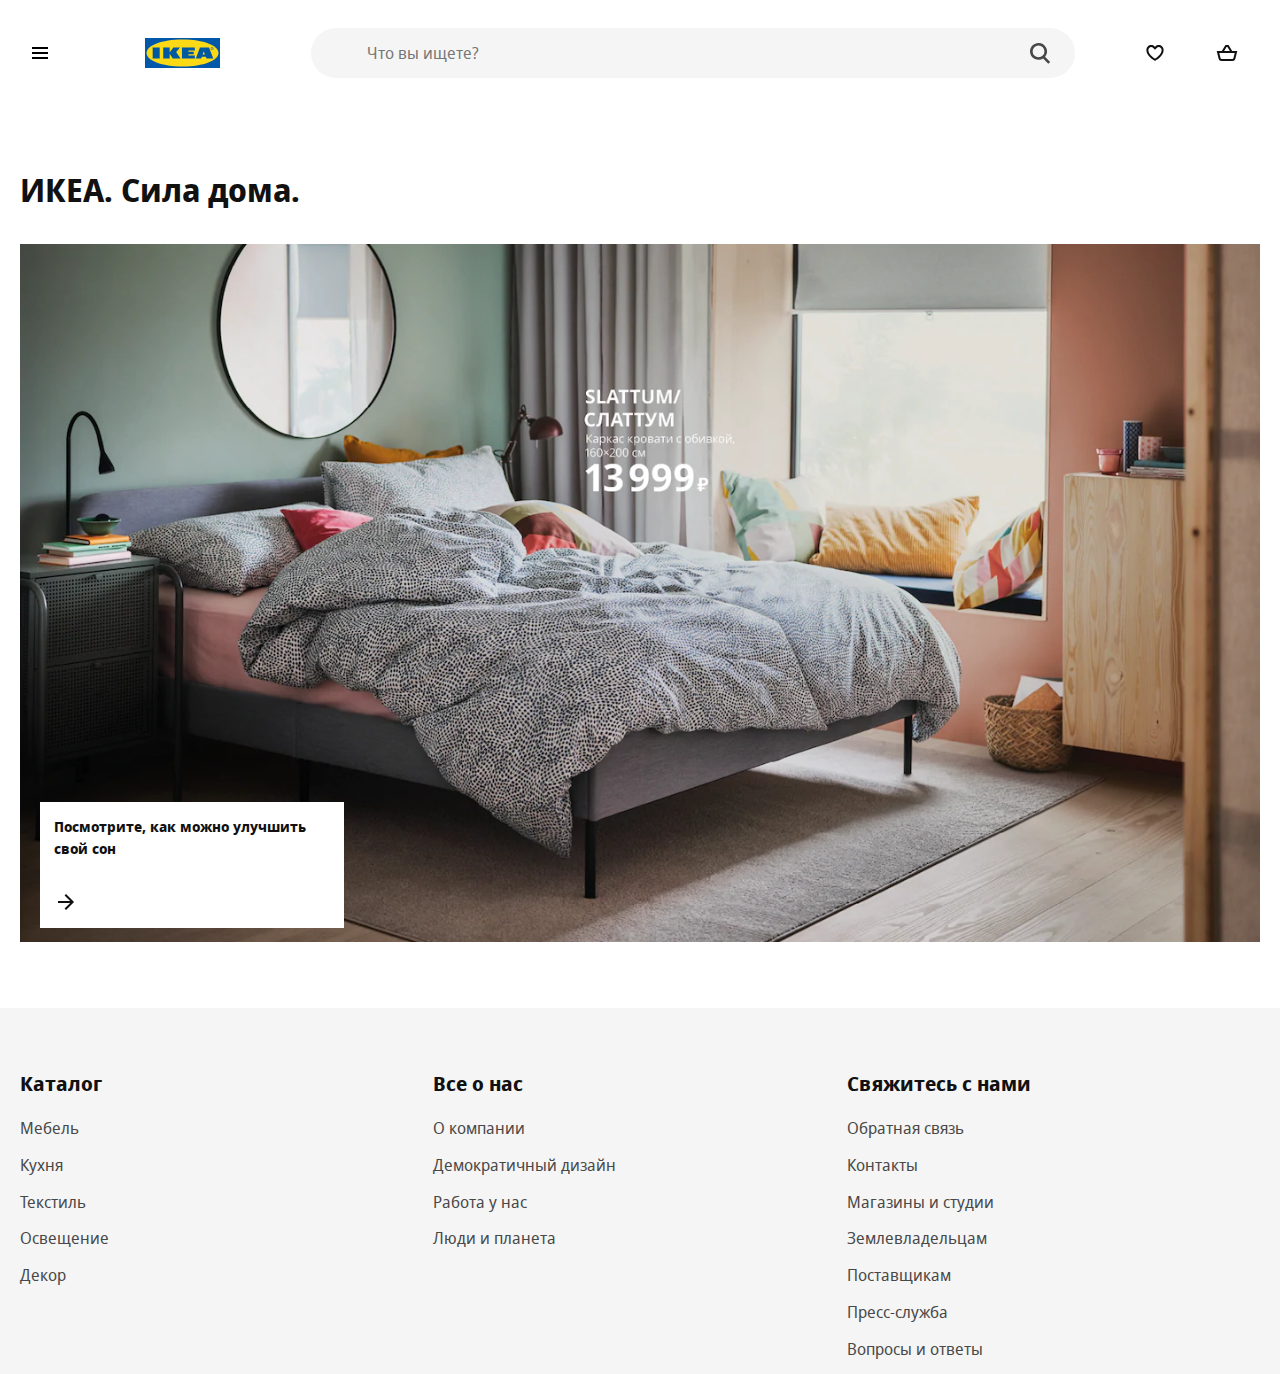
<file: index.html>
<!DOCTYPE html>
<html lang="en">
<head>
    <meta charset="UTF-8">
    <meta name="viewport"
          content="width=device-width, user-scalable=no, initial-scale=1.0, maximum-scale=1.0, minimum-scale=1.0">
    <meta http-equiv="X-UA-Compatible" content="ie=edge">
    <link rel="apple-touch-icon" sizes="180x180" href="favicon/apple-touch-icon.png">
    <link rel="icon" type="image/png" sizes="32x32" href="favicon/favicon-32x32.png">
    <link rel="icon" type="image/png" sizes="16x16" href="favicon/favicon-16x16.png">
    <link rel="mask-icon" href="favicon/safari-pinned-tab.svg" color="#0058ab">
    <meta name="msapplication-TileColor" content="#0058ab">
    <meta name="theme-color" content="#0058ab">
    <title>ИКЕА - официальный интернет-магазин мебели - IKEA</title>
    <link rel="stylesheet" href="styles/styles.css">

    
   
    <script src="script/index.js" defer type="module"></script>
    
</head>
<body>

<main>
    <div class="container">
        <h1 class="main-header">ИКЕА. Сила дома.</h1>
        <aside class="offer">
            <a href="card.html#idd059">
                <picture>
                    <source srcset="image/b47e07ee97fd5f9bf030d258d462a945.webp" type="image/webp">
                    <img src="image/b47e07ee97fd5f9bf030d258d462a945.jpg" alt="СЛАТТУМ">
                </picture>

            </a>
            <a class="offer-extra" href="goods.html?subcat=Кровати">
                <p>Посмотрите, как можно улучшить свой сон</p>
                <svg focusable="false" viewBox="0 0 24 24" class="offer-arrow" aria-hidden="true">
                    <path fill-rule="evenodd" clip-rule="evenodd"
                          d="M19.2937 12.7074L20.0008 12.0003L19.2938 11.2932L12.0008 3.99927L10.5865 5.41339L16.1727 11.0003H4V13.0003H16.1723L10.5855 18.5868L11.9996 20.0011L19.2937 12.7074Z"></path>
                </svg>
            </a>
        </aside>
    </div>
</main>








</body>
</html>
</file>
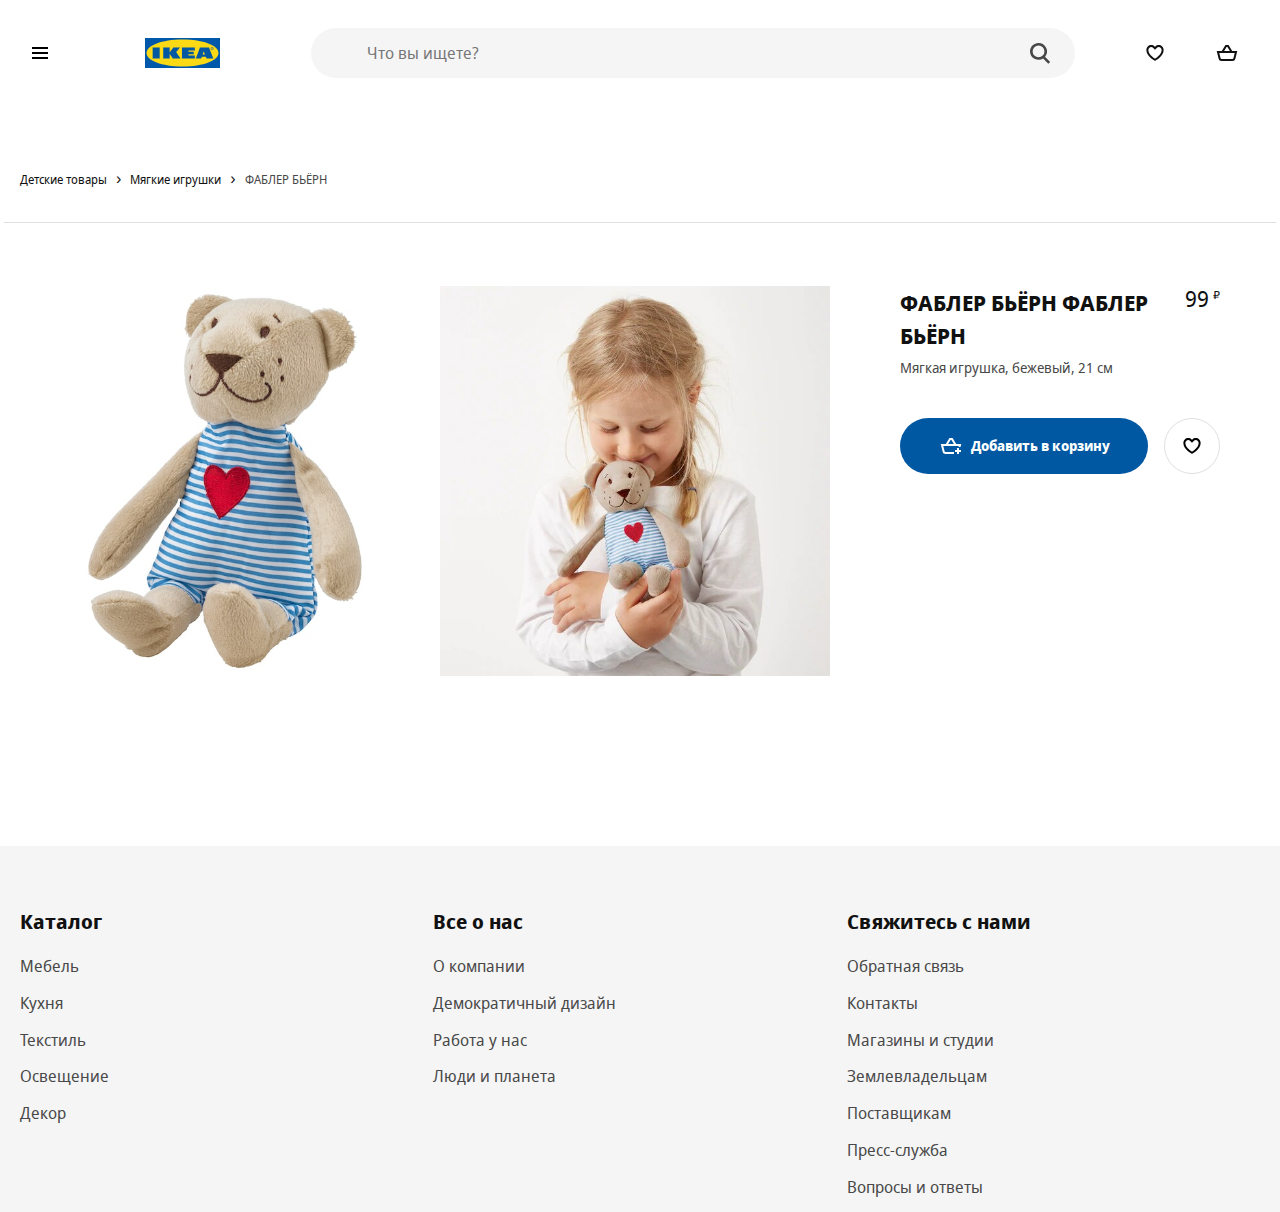
<file: card.html>
<!DOCTYPE html>
<html lang="en">
<head>
	<meta charset="UTF-8">
	<meta name="viewport" content="width=device-width, user-scalable=no, initial-scale=1.0, maximum-scale=1.0, minimum-scale=1.0">
	<meta http-equiv="X-UA-Compatible" content="ie=edge">
	<link rel="apple-touch-icon" sizes="180x180" href="favicon/apple-touch-icon.png">
	<link rel="icon" type="image/png" sizes="32x32" href="favicon/favicon-32x32.png">
	<link rel="icon" type="image/png" sizes="16x16" href="favicon/favicon-16x16.png">
	<link rel="mask-icon" href="favicon/safari-pinned-tab.svg" color="#0058ab">
	<meta name="msapplication-TileColor" content="#0058ab">
	<meta name="theme-color" content="#0058ab">
	<title>Детские игрушки - IKEA</title>
	<link rel="stylesheet" href="styles/styles.css">

	<script src="script/index.js" defer type="module"></script>

</head>
<body>
<main>
	<div class="container">
		<div class="breadcrumb">
			<nav role="navigation" aria-label="Breadcrumb" class="breadcrumb__nav">
				<ul class="breadcrumb__list">

					<li class="breadcrumb__list-item">
						<a href="goods.html?cat=Детские товары" class="breadcrumb__link"><span>Детские товары</span></a>
					</li>

					<li class="breadcrumb__list-item">
						<a href="goods.html?cat=Мягкие игрушки" class="breadcrumb__link"><span>Мягкие игрушки</span></a>
					</li>

					<li class="breadcrumb__list-item">
						<a href="#" class="breadcrumb__link"><span>ФАБЛЕР БЬЁРН</span></a>
					</li>

				</ul>
			</nav>
		</div>

		<div class="good wrapper">
			<div class="good-images">
				<div class="good-image__item">
					<img src="image/fabler-byorn-myagkaya-igrushka-bezhevyy__0710165_PE727396_S5.jpg" alt="">
				</div>
				<div class="good-image__item">
					<img src="image/fabler-byorn-myagkaya-igrushka-bezhevyy__0876865_PE611124_S5.jpg" alt="">
				</div>
			</div>
			<div class="good-item"> <!-- not-in-stock - нет в наличии-->
				<p class="good-item__new">Новинка</p>

				<div class="good-item__section">
					<div>
						<h2 class="good-item__header">ФАБЛЕР БЬЁРН ФАБЛЕР БЬЁРН</h2>
						<p class="good-item__description">Мягкая игрушка, бежевый, 21 см</p>

					</div>
					<p class="good-item__price">
						<span class="good-item__empty">Нет в наличии</span>
						<span class="good-item__price-value">99</span>
						<span class="good-item__currency">₽</span>
					</p>

				</div>
				<div class="good-item__buttons">
					<button type="button" class="btn btn-good" data-idd="idd001">
						<svg focusable="false" viewBox="0 0 24 24" class="btn-good-svg" aria-hidden="true">
							<path fill-rule="evenodd" clip-rule="evenodd" d="M10.4372 4H10.9993H12.0003H12.9996H13.5616L13.8538 4.48014L17.2112 9.99713H21H22.2806L21.9702 11.2396L21.5303 13H19.4688L19.7194 11.9971H4.28079L5.59143 17.2397C5.70272 17.6848 6.1027 17.9971 6.56157 17.9971H15V19.9971H6.56157C5.18496 19.9971 3.98502 19.0602 3.65114 17.7247L2.02987 11.2397L1.71924 9.99713H3.00002H6.78793L10.145 4.48017L10.4372 4ZM12.4375 6L14.87 9.99713H9.12911L11.5614 6H12.0003H12.4375ZM17.9961 16V14H19.9961V16H21.9961V18H19.9961V20H17.9961V18H15.9961V16H17.9961Z"></path>
						</svg>

						<span class="btn-good__label">Добавить в корзину</span>
					</button>
					<button type="button" class="btn btn-add-wishlist" data-idd="idd001">
						<svg focusable="false" viewBox="0 0 24 24" class="btn-add-wishlist__svg" aria-hidden="true">
							<path fill-rule="evenodd" clip-rule="evenodd" d="M12.336 5.52055C14.2336 3.62376 17.3096 3.62401 19.2069 5.52129C20.2067 6.52115 20.6796 7.85005 20.6259 9.15761C20.6151 12.2138 18.4184 14.8654 16.4892 16.6366C15.4926 17.5517 14.5004 18.2923 13.7593 18.8036C13.3879 19.0598 13.0771 19.2601 12.8574 19.3973C12.7475 19.466 12.6601 19.519 12.5992 19.5555C12.5687 19.5737 12.5448 19.5879 12.5279 19.5978L12.5079 19.6094L12.502 19.6129L12.5001 19.614C12.5001 19.614 12.4989 19.6147 11.9999 18.748C11.501 19.6147 11.5005 19.6144 11.5005 19.6144L11.4979 19.6129L11.4919 19.6094L11.472 19.5978C11.4551 19.5879 11.4312 19.5737 11.4007 19.5555C11.3397 19.519 11.2524 19.466 11.1425 19.3973C10.9227 19.2601 10.612 19.0598 10.2405 18.8036C9.49947 18.2923 8.50726 17.5517 7.51063 16.6366C5.58146 14.8654 3.38477 12.2139 3.37399 9.15765C3.32024 7.85008 3.79314 6.52117 4.79301 5.52129C6.69054 3.62376 9.76704 3.62376 11.6646 5.52129L11.9993 5.856L12.3353 5.52129L12.336 5.52055ZM11.9999 18.748L11.5005 19.6144L11.9999 19.9019L12.4989 19.6147L11.9999 18.748ZM11.9999 17.573C12.1727 17.462 12.384 17.3226 12.6236 17.1573C13.3125 16.6821 14.2267 15.9988 15.1366 15.1634C17.0157 13.4381 18.6259 11.2919 18.6259 9.13506V9.11213L18.627 9.08922C18.6626 8.31221 18.3844 7.52727 17.7926 6.9355C16.6762 5.81903 14.866 5.81902 13.7495 6.9355L13.7481 6.93689L11.9965 8.68166L10.2504 6.9355C9.13387 5.81903 7.3237 5.81903 6.20722 6.9355C5.61546 7.52727 5.33724 8.31221 5.3729 9.08922L5.37395 9.11213V9.13507C5.37395 11.2919 6.98418 13.4381 8.86325 15.1634C9.77312 15.9988 10.6874 16.6821 11.3762 17.1573C11.6159 17.3226 11.8271 17.462 11.9999 17.573Z"></path>
						</svg>
					</button>
				</div>

			</div>
		</div>


	</div>
</main>
</body>
</html>
</file>
<file: styles/styles.css>
/*
* Prefixed by https://autoprefixer.github.io
* PostCSS: v7.0.29,
* Autoprefixer: v9.7.6
* Browsers: last 4 version
*/

@font-face {
	font-family: 'Noto Sans';
	src: local('Noto Sans Display Regular'), local('NotoSansDisplay-Regular'), url('../fonts/Notosansdisplayregular.woff2') format('woff2'), url('../fonts/Notosansdisplayregular.woff') format('woff');
	font-weight: 400;
	font-style: normal;
}

@font-face {
	font-family: 'Noto Sans';
	src: local('Noto Sans Display Italic'), local('NotoSansDisplay-Italic'), url('../fonts/Notosansdisplayitalic.woff2') format('woff2'), url('../fonts/Notosansdisplayitalic.woff') format('woff');
	font-weight: 400;
	font-style: italic;
}

@font-face {
	font-family: 'Noto Sans';
	src: local('Noto Sans Display Bold'), local('NotoSansDisplay-Bold'), url('../fonts/Notosansdisplaybold.woff2') format('woff2'), url('../fonts/Notosansdisplaybold.woff') format('woff');
	font-weight: 700;
	font-style: normal;
}

@font-face {
	font-family: 'Noto Sans';
	src: local('Noto Sans Display Bold Italic'), local('NotoSansDisplay-BoldItalic'), url('../fonts/Notosansdisplaybolditalic.woff2') format('woff2'), url('../fonts/Notosansdisplaybolditalic.woff') format('woff');
	font-weight: 700;
	font-style: italic;
}

html {
	-webkit-box-sizing: border-box;
	box-sizing: border-box;
}

*,
*::before,
*::after {
	-webkit-box-sizing: inherit;
	box-sizing: inherit;
}

body {
	min-width: 320px;
	margin: 0;

	background-color: #fff; /*под проект*/
	font-family: Noto Sans, Arial, sans-serif; /*в "" свой шрифт под проект*/

	font-size: 16px;
	color: #111;
	line-height: 1.5;
	-webkit-font-smoothing: subpixel-antialiased;
}

button, input {
	font: inherit;
}

button {
	cursor: pointer;
}

img {
	max-width: 100%;
	width: 100%;
	height: auto;
}

a {
	text-decoration: none;
	color: inherit;
}

ul {
	list-style: none;
	padding: 0;
	margin: 0;
}

h1, h2, h3, p {
	padding: 0;
	margin: 0;
}

/* container */

.container {
	max-width: 100rem;
	margin: 0 auto;
	padding: 0 1.25rem;
}

.visually-hidden {
	position: absolute !important;
	clip: rect(1px 1px 1px 1px);
	clip: rect(1px, 1px, 1px, 1px);
	padding: 0 !important;
	border: 0 !important;
	height: 1px !important;
	width: 1px !important;
	overflow: hidden;
}

/* при работе с float */

.clearfix::after {
	content: "";
	display: table;
	clear: both;
}

header {
	margin-bottom: 3.75rem;
}

.header {
	display: -ms-grid;
	display: grid;
	grid-gap: 1.25rem;
	-ms-grid-columns: 2fr 1.25rem 2fr 1.25rem 16fr 1.25rem 1fr 1.25rem 1fr;
	grid-template-columns: 2fr 2fr 16fr 1fr 1fr;
	-webkit-box-align: center;
	-ms-flex-align: center;
	align-items: center;
	padding: 1.75rem 0;
}

footer {
	background-color: #f5f5f5;
	margin-top: 3.75rem;
	padding: 3.75rem 0 0 0;
}

.footer {
	display: -ms-grid;
	display: grid;
	-ms-grid-columns: 1fr 1fr 1fr;
	grid-template-columns: 1fr 1fr 1fr;
}

.main-header {
	margin-bottom: 1.875rem
}

.btn {
	background-color: transparent;
	outline: transparent;
	border-radius: 50%;
	width: 40px;
	height: 40px;
	display: -webkit-box;
	display: -ms-flexbox;
	display: flex;
	-webkit-box-align: center;
	-ms-flex-align: center;
	align-items: center;
	-webkit-box-pack: center;
	-ms-flex-pack: center;
	justify-content: center;
	border: 1px solid transparent;
}

.btn:hover {
	background-color: #f5f5f5;
	color: #111;
}

.svg-icon {
	fill: currentColor;
}

.logo {
	text-align: center;
	width: 75px;
	height: 30px;

}

.search {
	position: relative;
	-webkit-box-flex: 1;
	-ms-flex-positive: 1;
	flex-grow: 1;
	height: 50px;
	margin: 0 40px;
}

.search-input {
	-webkit-appearance: none;
	-moz-appearance: none;
	appearance: none;
	background-color: #f5f5f5;
	display: block;
	appearance: none;
	width: 100%;
	height: 100%;
	padding: .5rem 3.5rem;
	margin: 0 auto;
	line-height: 1.5;
	border: 0;
	border-radius: 50em;
	outline: 0;
	-webkit-box-shadow: none;
	box-shadow: none;
	-webkit-transition: background .2s;
	-o-transition: background .2s;
	transition: background .2s;
}

.search-btn {
	position: absolute;
	top: 0.9rem;
	right: 0.9rem;
	background-image: url("data:image/svg+xml;charset=utf-8,%3Csvg width='16' height='17' fill='%23484848' xmlns='http://www.w3.org/2000/svg'%3E%3Cpath fill-rule='evenodd' clip-rule='evenodd' d='M6.5 11a4.5 4.5 0 110-9 4.5 4.5 0 010 9zm4.968-.307a6.5 6.5 0 10-1.514 1.315l3.996 3.996 1.414-1.414-3.896-3.897z'/%3E%3C/svg%3E");
	background-repeat: no-repeat;
	background-size: contain;
	width: 2.5rem;
	height: 1.5rem;
	background-position: center;
}

.offer {
	position: relative;
}

.offer-extra {
	position: absolute;
	padding: .9rem;
	color: #111;
	left: 1.25rem;
	bottom: 1.25rem;
	display: -webkit-box;
	display: -ms-flexbox;
	display: flex;
	background: #fff;
	-webkit-box-orient: vertical;
	-webkit-box-direction: normal;
	-ms-flex-direction: column;
	flex-direction: column;
	-webkit-box-align: start;
	-ms-flex-align: start;
	align-items: flex-start;
	max-width: 19rem;
	min-width: 13rem;
	font-size: .9rem;
	line-height: 1.5;
	font-weight: bold;
	word-break: break-word;
}

.offer-arrow {
	display: inline-block;
	height: 1.5rem;
	width: 1.5rem;
	vertical-align: middle;
	fill: currentColor;
	margin-top: 1.875rem;

}


.footer-header {
	line-height: 2rem;
	font-size: 1.25rem;
	padding: 0 0 1rem 0;

}

.footer-list {
	margin-bottom: .8rem;
}

.footer-list > a {
	color: #484848;
}

.footer-list > a:hover {
	color: #111;
	text-decoration: underline;
}

.catalog {
	position: fixed;
	z-index: 999;
	top: 0;
	left: -100%;
	bottom: 0;
	background-color: #fff;
	overflow-y: auto;
	overflow-x: hidden;
	-webkit-transition: left 0.2s 0s;
	-o-transition: left 0.2s 0s;
	transition: left 0.2s 0s;
	width: 20rem;
	padding: 6rem 4rem 3rem;

}

.catalog.open {
	left: 0;
}

.catalog-btn {
	position: absolute;
	top: 3rem;
	left: 3rem;
}

.catalog-list__item,
.subcatalog-list__item {
	cursor: pointer;
	color: #111;


}

.catalog-list__item a,
.subcatalog-list__item a {
	text-decoration: underline;
	display: block;
}

.catalog-list__item a {
	padding: .5rem 1.5rem .5rem 0;
}

.subcatalog-list__item a {
	padding: .5rem 0;
}

.catalog-list__item:hover a,
.subcatalog-list__item:hover a {
	text-decoration: underline;
}

.catalog-list__item.active {
	background-repeat: no-repeat;
	background-position: right 0 center;
	background-image: url('data:image/svg+xml;utf8,<svg width="24" height="24" viewBox="0 0 24 24" fill="none" xmlns="http://www.w3.org/2000/svg"><path fill-rule="evenodd" clip-rule="evenodd" d="M15.5996 11.9999L9.81456 17.7857L8.40026 16.3716L12.7714 11.9999L8.40026 7.62823L9.81457 6.21411L15.5996 11.9999Z" fill="%23959595"/></svg>');
}

.subcatalog {
	position: fixed;
	z-index: 998;
	top: 0;
	left: -100%;
	bottom: 0;
	background-color: #fff;
	overflow-y: auto;
	overflow-x: hidden;
	-webkit-transition: left, right 0.2s 0s;
	-o-transition: left, right 0.2s 0s;
	transition: left, right 0.2s 0s;
	width: 25rem;
	padding: 6rem 4rem 3rem;
	border-left: 2px solid #ccc;
}

.subcatalog.subopen {
	left: 20rem;
	display: block;
}

.overlay {
	display: block;
	position: fixed;
	z-index: 899;
	top: 0;
	bottom: 0;
	right: 0;
	left: 0;
	background-color: black;
	-webkit-transition: all .2s ease;
	-o-transition: all .2s ease;
	transition: all .2s ease;
	opacity: 0;
	pointer-events: none;
}

.overlay.active {
	opacity: 0.25;
	pointer-events: all;
}


.wrapper {
	position: relative;
	margin-top: 4rem;
}

.wrapper:before {
	content: '';
	width: calc(100% + 2rem);
	display: block;
	position: absolute;
	top: -2rem;
	z-index: 99;
	margin: 0 -1rem;
	border-bottom: 1px solid #dfdfdf;
}

.good {
	display: -ms-grid;
	display: grid;
	-ms-grid-columns: minmax(0, 1fr) 1.25rem minmax(0, 1fr) 1.25rem minmax(0, 1fr) 1.25rem minmax(0, 1fr) 1.25rem minmax(0, 1fr) 1.25rem minmax(0, 1fr) 1.25rem minmax(0, 1fr) 1.25rem minmax(0, 1fr) 1.25rem minmax(0, 1fr) 1.25rem minmax(0, 1fr) 1.25rem minmax(0, 1fr) 1.25rem minmax(0, 1fr);
	grid-template-columns: repeat(12, minmax(0, 1fr));
	grid-column-gap: 1.25rem;
	padding-top: 2rem;
}

.good-images {
	display: -webkit-box;
	display: -ms-flexbox;
	display: flex;
	-ms-flex-wrap: wrap;
	flex-wrap: wrap;
	-ms-grid-column: 1;
	grid-column-start: 1;
	-ms-grid-column-span: 8;
	grid-column-end: 9;
	-ms-flex-pack: distribute;
	justify-content: space-around;


}

.good-image__item {
	width: calc(50% - 1.25rem);
	margin-left: .625rem;
	margin-right: .625rem;
	min-height: 500px;
}


.good-item {
	-ms-grid-column: 9;
	grid-column-start: 9;
	-ms-grid-column-span: 4;
	grid-column-end: 13;
	padding: 0 2.5rem;
}

.good-item__section {
	margin-bottom: 2.5rem;
}

.good-item__new {
	display: none;
}


.good-item__empty {
	display: none;
}

.not-in-stock .good-item__empty {
	display: block;
}

.not-in-stock .btn-good {
	display: none;
}

.good-item__header {
	font-size: 1.375rem;
	line-height: 1.5;
	font-weight: 700;
	text-transform: uppercase;
	margin-bottom: .3rem;
}

.good-item__description {
	line-height: 1.5;
	letter-spacing: 0;
	font-weight: 400;
	color: #484848;
	font-size: .875rem;
}

.good-item__price {
	white-space: nowrap;
	text-align: right;
}

.good-item__section {
	display: -webkit-box;
	display: -ms-flexbox;
	display: flex;
	-webkit-box-pack: justify;
	-ms-flex-pack: justify;
	justify-content: space-between;
}

.good-item__price-value {
	line-height: 1.1875;
	font-size: 1.375rem;
}

.good-item__currency {
	line-height: .9;
	font-size: .6875rem;
	vertical-align: text-top;
}

.not-in-stock .good-item__price-value,
.not-in-stock .good-item__currency {
	display: none;
}

.good-item__buttons {
	display: -webkit-box;
	display: -ms-flexbox;
	display: flex;
	-webkit-box-pack: justify;
	-ms-flex-pack: justify;
	justify-content: space-between;
	-webkit-box-align: center;
	-ms-flex-align: center;
	align-items: center;
	width: 100%;
}

.btn-good {
	margin-right: 1rem;
	-webkit-box-flex: 1;
	-ms-flex-positive: 1;
	flex-grow: 1;
	-ms-flex-negative: 1;
	flex-shrink: 1;
	position: relative;
	background: #0058a3;
	color: #fff;
	border-radius: 52px;
	padding: 0 2rem;
	display: -webkit-box;
	display: -ms-flexbox;
	display: flex;
	height: 3.5rem;
	-webkit-box-align: center;
	-ms-flex-align: center;
	align-items: center;
}

.btn-good-svg {
	margin-right: .5rem;
	vertical-align: top;
	-ms-flex-negative: 0;
	flex-shrink: 0;
	display: inline-block;
	height: 1.5rem;
	width: 1.5rem;
	fill: #fff;
}

.btn-good:hover {
	color: #0058a3;
}

.btn-good:hover .btn-good-svg {
	fill: #0058a3;
}

.btn-good__label {
	text-align: center;
	border: 0;
	font-weight: 700;
	font-size: .875rem;
	line-height: 1.42857;
}

.btn-add-wishlist {
	background: rgba(0, 0, 0, 0);
	color: #111;
	border-radius: 40px;
	padding: 0 .9375rem;
	border: 1px solid #dfdfdf;
	height: 3.5rem;
	width: 3.5rem;
	margin-left: auto;
}

.btn-add-wishlist__svg {
	height: 1.5rem;
	width: 1.5rem;

}

.btn-add-wishlist:hover .btn-add-wishlist__svg {
	fill: red;
}

.btn-add-wishlist.contains-wishlist .btn-add-wishlist__svg {
	fill: red;

}

.btn-add-wishlist:hover.contains-wishlist .btn-add-wishlist__svg {
	fill: black;
}


.goods-list {
	display: -ms-grid;
	display: grid;
	grid-gap: 1.25rem;
	grid-template-columns: repeat(4, 1fr);
}

.goods-list__item {
	margin-bottom: 2rem;
}


.goods-item {
	position: relative;
	display: -webkit-box;
	display: -ms-flexbox;
	display: flex;
	-webkit-box-orient: vertical;
	-webkit-box-direction: normal;
	-ms-flex-direction: column;
	flex-direction: column;
	-webkit-box-pack: justify;
	-ms-flex-pack: justify;
	justify-content: space-between;
	height: 100%;
}

.goods-item__img {
	height: 380px;
	display: table-cell;
	vertical-align: middle
}


.btn-add-card {
	position: absolute;
	opacity: 0;
	-webkit-transition: opacity 0.2s 0s;
	-o-transition: opacity 0.2s 0s;
	transition: opacity 0.2s 0s;
	right: 1rem;
	bottom: 0.5rem;
	background-color: rgb(0, 88, 163);
	border: 1px solid rgb(0, 88, 163);
	background-repeat: no-repeat;
	background-position: center;
	background-image: url("data:image/svg+xml;utf8,<svg width='24' height='24' xmlns='http://www.w3.org/2000/svg' viewBox='0 0 24 24'><path fill-rule='evenodd' clip-rule='evenodd' d='M10.4372 4H10.9993H12.0003H12.9996H13.5616L13.8538 4.48014L17.2112 9.99713H21H22.2806L21.9702 11.2396L21.5303 13H19.4688L19.7194 11.9971H4.28079L5.59143 17.2397C5.70272 17.6848 6.1027 17.9971 6.56157 17.9971H15V19.9971H6.56157C5.18496 19.9971 3.98502 19.0602 3.65114 17.7247L2.02987 11.2397L1.71924 9.99713H3.00002H6.78793L10.145 4.48017L10.4372 4ZM12.4375 6L14.87 9.99713H9.12911L11.5614 6H12.0003H12.4375ZM17.9961 16V14H19.9961V16H21.9961V18H19.9961V20H17.9961V18H15.9961V16H17.9961Z' fill='white' /></svg>");
}

.btn-add-card:hover {
	background-color: rgb(255, 255, 255);
	background-image: url("data:image/svg+xml;utf8,<svg width='24' height='24' xmlns='http://www.w3.org/2000/svg' viewBox='0 0 24 24'><path fill-rule='evenodd' clip-rule='evenodd' d='M10.4372 4H10.9993H12.0003H12.9996H13.5616L13.8538 4.48014L17.2112 9.99713H21H22.2806L21.9702 11.2396L21.5303 13H19.4688L19.7194 11.9971H4.28079L5.59143 17.2397C5.70272 17.6848 6.1027 17.9971 6.56157 17.9971H15V19.9971H6.56157C5.18496 19.9971 3.98502 19.0602 3.65114 17.7247L2.02987 11.2397L1.71924 9.99713H3.00002H6.78793L10.145 4.48017L10.4372 4ZM12.4375 6L14.87 9.99713H9.12911L11.5614 6H12.0003H12.4375ZM17.9961 16V14H19.9961V16H21.9961V18H19.9961V20H17.9961V18H15.9961V16H17.9961Z' fill='rgb(0, 88, 163)' /></svg>");

}

.goods-item:hover .btn-add-card {
	opacity: 1;
}

.goods-item__header {
	margin-top: auto;
	margin-bottom: 1rem;
}

.goods-item__new {
	line-height: 1.42857;
	color: #ca5008;
	font-weight: 700;
	font-size: 0.8rem;
}

.goods-item__link {
	display: block;
	height: 100%;
}

.goods-item__description {
	margin-bottom: 1rem;
	font-size: .875rem;
	line-height: 1.42857;
}

.goods-item__price {
	min-height: calc(40px + 0.5rem);
	padding-bottom: 0.5rem;
	font-weight: 700;
}

.goods-item__price-value {
	font-size: 1.375rem;
}

.goods-item__currency {
	line-height: .9;
	font-size: .6875rem;
	vertical-align: text-top;
}


.breadcrumb__list-item {
	display: inline;
}

.breadcrumb__list-item:after {
	content: "\0203A";
	display: inline;
	margin: 0 .3125rem;
	font-size: 1rem;
	line-height: 1.125;
}

.breadcrumb__list-item:last-child:after {
	content: "";
}

.breadcrumb__link {
	font-size: .75rem;
	line-height: 1.5;
	font-weight: 400;
	vertical-align: middle;
}

.breadcrumb__list-item:last-child .breadcrumb__link {
	color: #484848;
	pointer-events: none;
	cursor: auto;
}

.cart-wrapper {
	max-width: 768px;
}

.cart-header {
	text-align: center;
}

.product {
	display: -ms-grid;
	display: grid;
	-ms-grid-columns: 152px 4fr 6fr;
	grid-template-columns: 152px 4fr 6fr;
	-ms-grid-rows: auto;
	grid-template-rows: auto;
	font-size: .81rem;
	line-height: 1.385;
}

.product > *:nth-child(1) {
	-ms-grid-row: 1;
	-ms-grid-column: 1;
}

.product > *:nth-child(2) {
	-ms-grid-row: 1;
	-ms-grid-column: 2;
}

.product > *:nth-child(3) {
	-ms-grid-row: 1;
	-ms-grid-column: 3;
}

.product__image-container {
	-ms-grid-column: 1;
	grid-column: 1;
	-ms-grid-row: 1;
	-ms-grid-row-span: 2;
	grid-row: 1/3;
	padding-right: 1rem;
}

.product__description {
	-ms-grid-column: 2;
	grid-column: 2;
	-ms-grid-row: 1;
	grid-row: 1;
}

.product__name {
	font-size: 1.2rem;
	margin-bottom: .5rem;
	font-weight: 700;
	text-transform: uppercase;
	word-break: break-word;
}

.product__prices {
	-ms-grid-column: 3;
	grid-column: 3;
	-ms-grid-row: 1;
	grid-row: 1;
	text-align: right;
	padding-top: 0;
}

.product__controls {
	-ms-grid-column: 3;
	grid-column: 3;
	-ms-grid-row: 2;
	grid-row: 2;
	margin-top: .5rem;
	display: -webkit-box;
	display: -ms-flexbox;
	display: flex;
	-webkit-box-pack: end;
	-ms-flex-pack: end;
	justify-content: flex-end;
}

.btn-remove {
	color: #444;
	border-color: #666;
	border-radius: unset;
}

.product__total {
	font-weight: 700;
	font-size: 1.06rem;
	line-height: 1.2;
}

.product-controls__remove {
	width: 12.5%;
}

.product-controls__quantity {
	width: 25%;
	margin-left: .5rem;
}

.cart-header {
	margin-bottom: 3rem;
}

.cart-item {
	margin-bottom: 2rem;
}

.cart-total {
	display: -webkit-box;
	display: -ms-flexbox;
	display: flex;
	-webkit-box-pack: justify;
	-ms-flex-pack: justify;
	justify-content: space-between;
	padding: .35rem 0;
	font-weight: 700;
	font-size: 14px;
	text-align: initial;
	border: dashed #cacaca;
	border-width: 1px 0;
}

.cart-checkout {
	color: #ffffff;
	padding: 12px 62px;
	background-color: #3a6e9f;
	border: none;
	display: block;
	margin: 1rem auto;
}

.cart-form {
	margin: 1rem 0;
	text-align: center;
}

.cart-form label {
	display: block;
	margin: 1rem;
}

select {
	width: 100%;
	max-width: 352px;
	height: 40px;
	margin: 0;
	padding: 0 10px;
	border: 1px solid #666;
	border-radius: 2px;
	background: #fff url(../image/chevron-down-thin-24.1667eab2.svg) no-repeat right 8px center/1.5rem;
	-webkit-appearance: none;
	-moz-appearance: none;
	appearance: none;
	font-size: 1rem;
	line-height: 1.15;
	font-family: inherit;
	text-transform: none;
}

@media (max-width: 1200px) {
	.goods-list {
		grid-template-columns: repeat(3, 1fr);
	}
}

@media (max-width: 768px) {
	.goods-list {
		grid-template-columns: repeat(2, 1fr);
	}

	.header {
		-ms-grid-columns: 1fr 1.25rem 2fr 1.25rem 1fr 1.25rem 1fr;
		grid-template-columns: 1fr 2fr 1fr 1fr;
		-ms-grid-rows: auto 1.25rem auto 1.25rem auto;
		grid-template-areas: "burger logo wishlist cart" "main main . sidebar" "footer footer footer footer";
	}

	.btn-burger {
		grid-area: burger;
	}

	.logo {
		grid-area: logo;
	}

	.btn-wishlist {
		grid-area: wishlist;
	}

	.btn-cart {
		grid-area: cart;
	}

	.search {
		grid-area: search;
		-ms-grid-row: 2;
		grid-row: 2;
		-ms-grid-column-span: 5;
		grid-column-end: 6;
		-ms-grid-column: 1;
		grid-column-start: 1;
		margin: 0;
	}

	.footer {
		-ms-grid-rows: auto;
		grid-template-rows: auto;
		-webkit-box-pack: center;
		-ms-flex-pack: center;
		justify-content: center;
		grid-template-areas: "catalog" "about" "connection";
		-ms-grid-columns: 300px;
		grid-template-columns: 300px

	}

	.footer-catalog {
		grid-area: catalog;
		margin-bottom: 50px;
	}

	.footer-about {
		grid-area: about;
		margin-bottom: 50px;
	}

	.footer-connection {
		grid-area: connection;
		margin-bottom: 50px;
	}

	.catalog {
		width: 50%;
	}

	.subcatalog {
		width: 50%;
		left: auto;
		right: -100%;
	}

	.subcatalog.subopen {
		right: 0;
		left: auto;
	}
}

@media (max-width: 768px) {

	.footer-catalog {
		-ms-grid-row: 1;
		-ms-grid-column: 1

	}

	.footer-about {
		-ms-grid-row: 2;
		-ms-grid-column: 1

	}

	.footer-connection {
		-ms-grid-row: 3;
		-ms-grid-column: 1

	}
}

@media (max-width: 768px) {

	.btn-burger {
		-ms-grid-row: 1;
		-ms-grid-column: 1;
	}

	.logo {
		-ms-grid-row: 1;
		-ms-grid-column: 3;
	}

	.btn-wishlist {
		-ms-grid-row: 1;
		-ms-grid-column: 5;
	}

	.btn-cart {
		-ms-grid-row: 1;
		-ms-grid-column: 7;
	}
}

@media (max-width: 576px) {
	.goods-list {
		-ms-grid-columns: 1fr;
		grid-template-columns: 1fr;
	}

	.catalog {
		width: 100%;
	}

	.subcatalog {
		z-index: 999;
		width: 100%;
	}

	.subcatalog.subopen {
		right: 0;
	}
}
</file>
